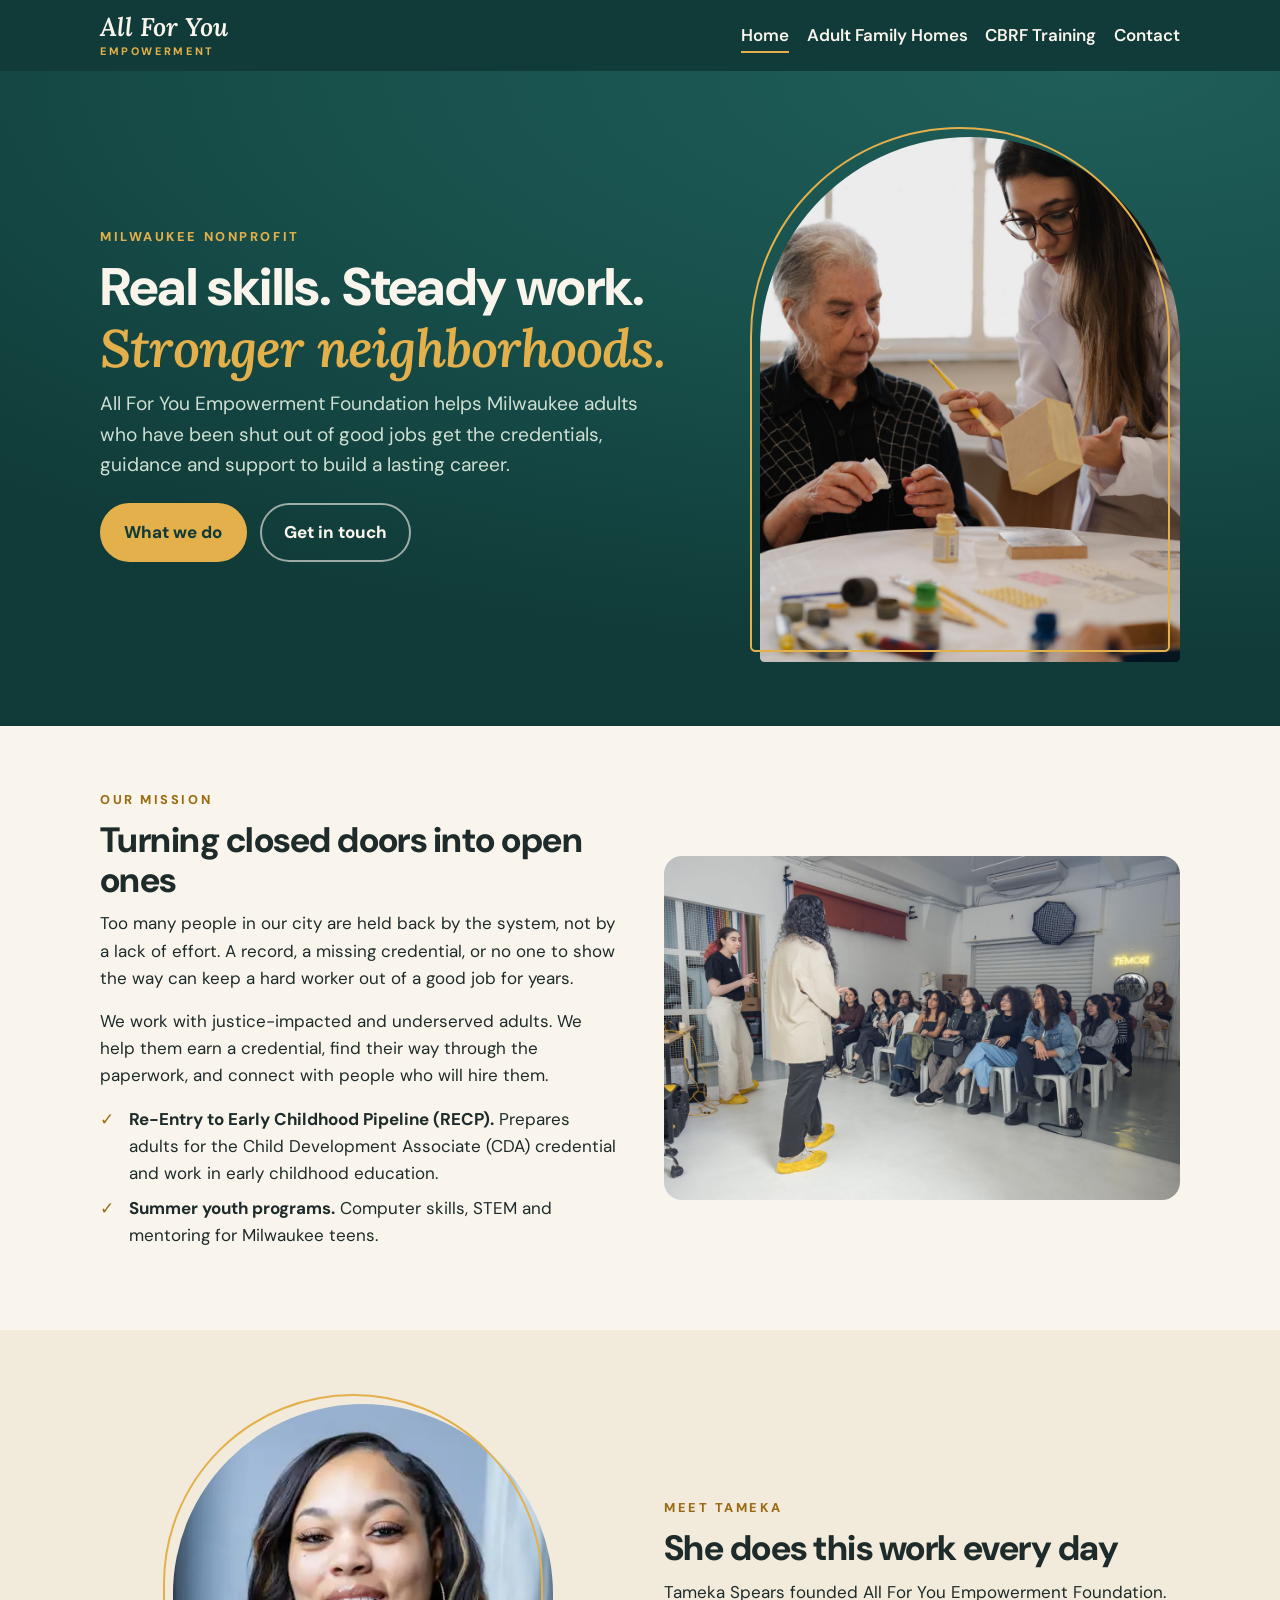
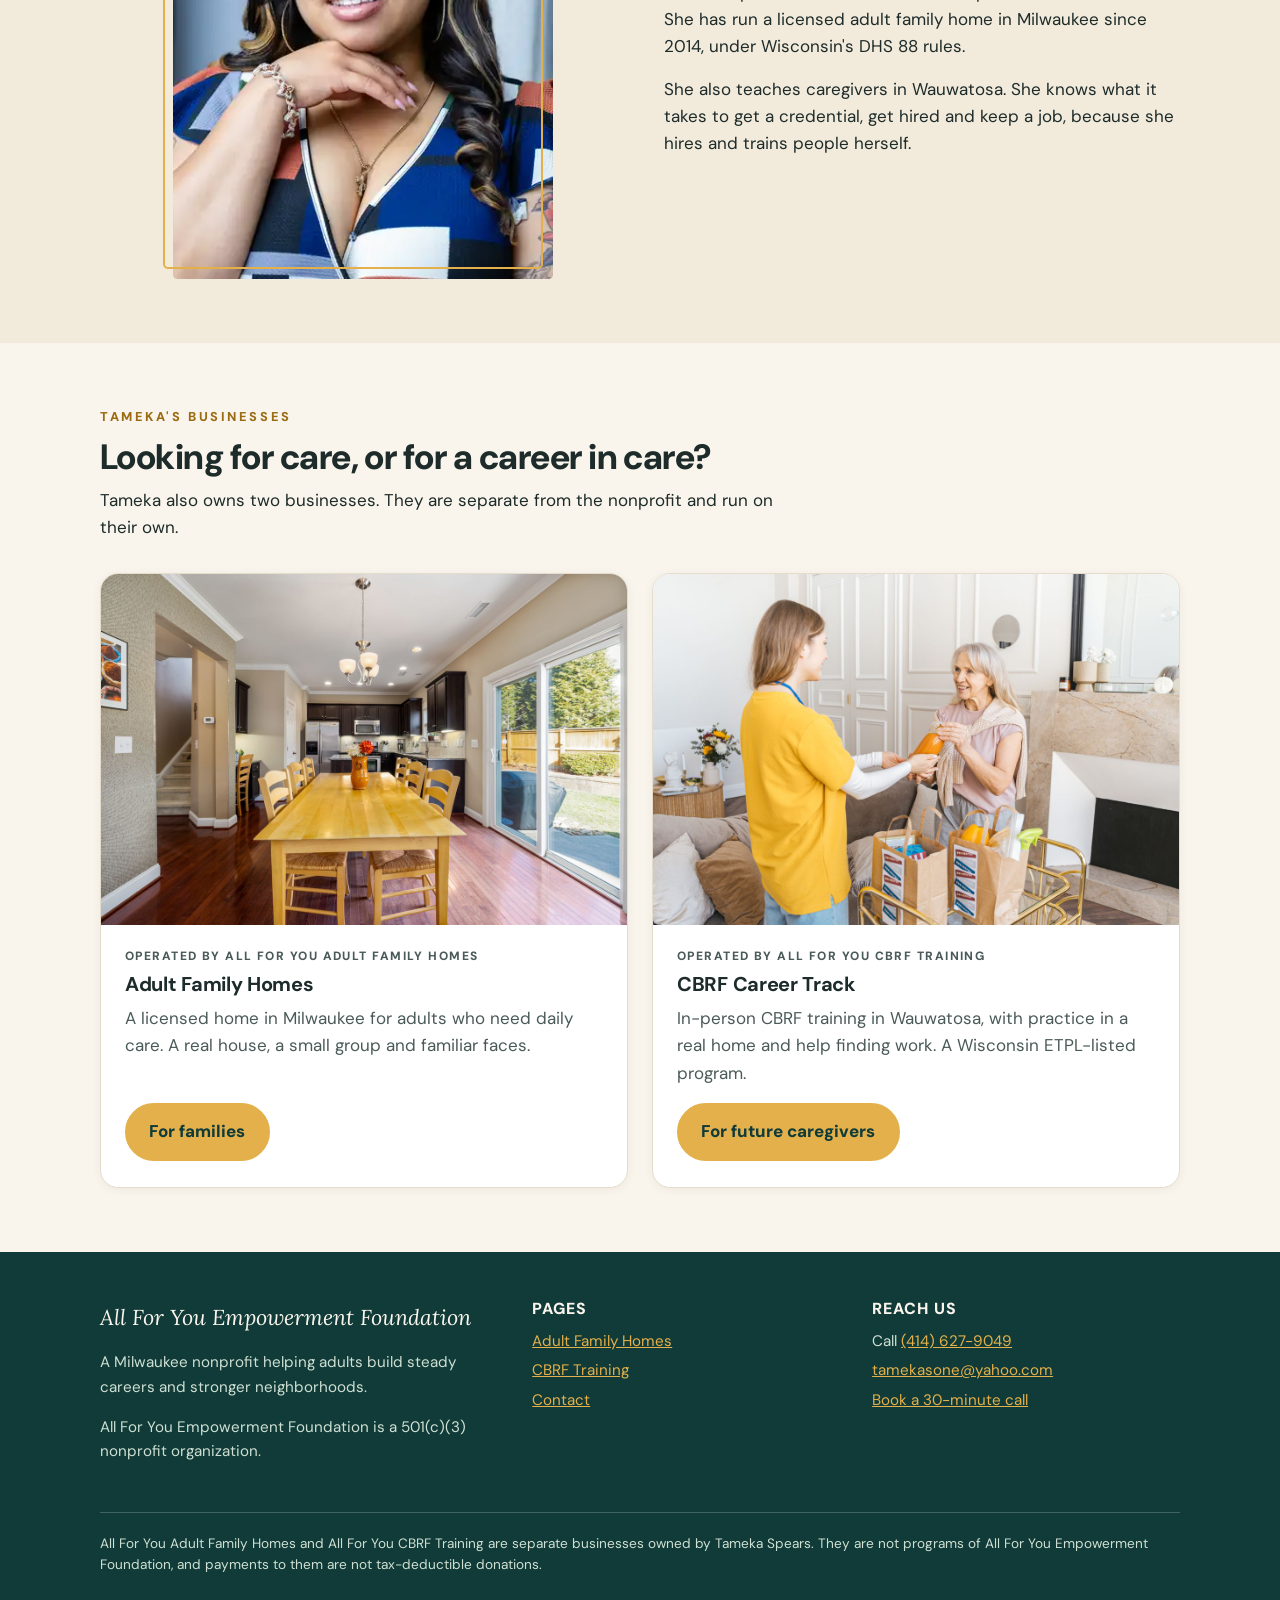
<file: index.html>
<!doctype html>
<html lang="en">
<head>
<meta charset="utf-8">
<meta name="viewport" content="width=device-width, initial-scale=1">
<title>All For You Empowerment | Milwaukee nonprofit</title>
<meta name="description" content="All For You Empowerment Foundation helps Milwaukee adults build steady careers. Founded by Tameka Spears.">
<link rel="canonical" href="https://allforyouempowerment.org/">
<link rel="preconnect" href="https://fonts.googleapis.com">
<link rel="preconnect" href="https://fonts.gstatic.com" crossorigin>
<link rel="stylesheet" href="https://fonts.googleapis.com/css2?family=DM+Sans:opsz,wght@9..40,400..800&family=Lora:ital,wght@1,600&display=swap">
<link rel="stylesheet" href="/assets/style.css">
</head>
<body>
<a class="skip" href="#main">Skip to main content</a>
<header class="site-head">
<div class="wrap">
<a class="brand" href="/"><b>All For You</b><small>Empowerment</small></a>
<nav class="nav" aria-label="Main"><ul><li><a href="/" aria-current="page">Home</a></li><li><a href="/homes">Adult Family Homes</a></li><li><a href="/training">CBRF Training</a></li><li><a href="/contact">Contact</a></li></ul></nav>
</div>
</header>
<main id="main">
<section class="hero dark">
<div class="wrap">
<div>
<p class="eyebrow">Milwaukee nonprofit</p>
<h1>Real skills. Steady work. <span class="serif" style="color:var(--gold)">Stronger neighborhoods.</span></h1>
<p class="lead">All For You Empowerment Foundation helps Milwaukee adults who have been shut out of good jobs get the credentials, guidance and support to build a lasting career.</p>
<div class="btns"><a class="btn" href="#mission">What we do</a><a class="btn ghost" href="/contact">Get in touch</a></div>
</div>
<div class="arch"><img src="/assets/img/home-hero.jpg" alt="A caregiver helps an older woman with a craft project at a kitchen table." width="960" height="1200"></div>
</div>
</section>

<section class="sec" id="mission">
<div class="wrap two">
<div>
<p class="eyebrow">Our mission</p>
<h2>Turning closed doors into open ones</h2>
<p>Too many people in our city are held back by the system, not by a lack of effort. A record, a missing credential, or no one to show the way can keep a hard worker out of a good job for years.</p>
<p>We work with justice-impacted and underserved adults. We help them earn a credential, find their way through the paperwork, and connect with people who will hire them.</p>
<ul class="ticks">
<li><b>Re-Entry to Early Childhood Pipeline (RECP).</b> Prepares adults for the Child Development Associate (CDA) credential and work in early childhood education.</li>
<li><b>Summer youth programs.</b> Computer skills, STEM and mentoring for Milwaukee teens.</li>
</ul>
</div>
<img class="photo" src="/assets/img/mission.jpg" alt="A group of adults listening during a community workshop." width="1200" height="800" loading="lazy">
</div>
</section>

<section class="sec alt">
<div class="wrap two">
<div class="arch founder"><img src="/assets/img/tameka/tameka-founder.webp" alt="Tameka Spears, founder of All For You Empowerment Foundation, smiling." width="400" height="500" loading="lazy"></div>
<div>
<p class="eyebrow">Meet Tameka</p>
<h2>She does this work every day</h2>
<p>Tameka Spears founded All For You Empowerment Foundation. She has run a licensed adult family home in Milwaukee since 2014, under Wisconsin's DHS 88 rules.</p>
<p>She also teaches caregivers in Wauwatosa. She knows what it takes to get a credential, get hired and keep a job, because she hires and trains people herself.</p>
</div>
</div>
</section>

<section class="sec">
<div class="wrap">
<p class="eyebrow">Tameka's businesses</p>
<h2>Looking for care, or for a career in care?</h2>
<p style="max-width:44rem">Tameka also owns two businesses. They are separate from the nonprofit and run on their own.</p>
<div class="cards">
<article class="card">
<img src="/assets/img/afh-dining.jpg" alt="A bright dining room with a wooden table in a family home." width="1200" height="800" loading="lazy">
<div class="in">
<p class="tag">Operated by All For You Adult Family Homes</p>
<h3>Adult Family Homes</h3>
<p>A licensed home in Milwaukee for adults who need daily care. A real house, a small group and familiar faces.</p>
<a class="btn" href="/homes">For families</a>
</div>
</article>
<article class="card">
<img src="/assets/img/placement.jpg" alt="A caregiver hands a drink to an older woman in a living room." width="1200" height="800" loading="lazy">
<div class="in">
<p class="tag">Operated by All For You CBRF Training</p>
<h3>CBRF Career Track</h3>
<p>In-person CBRF training in Wauwatosa, with practice in a real home and help finding work. A Wisconsin ETPL-listed program.</p>
<a class="btn" href="/training">For future caregivers</a>
</div>
</article>
</div>
</div>
</section>
</main>
<footer class="site-foot">
<div class="wrap">
<div class="foot-grid">
<div>
<p class="foot-name">All For You Empowerment Foundation</p>
<p>A Milwaukee nonprofit helping adults build steady careers and stronger neighborhoods.</p>
<p>All For You Empowerment Foundation is a 501(c)(3) nonprofit organization.</p>
</div>
<div>
<h2>Pages</h2>
<ul><li><a href="/homes">Adult Family Homes</a></li><li><a href="/training">CBRF Training</a></li><li><a href="/contact">Contact</a></li></ul>
</div>
<div>
<h2>Reach us</h2>
<ul><li>Call <a href="tel:+14146279049">(414) 627-9049</a></li><li><a href="mailto:tamekasone@yahoo.com">tamekasone@yahoo.com</a></li><li><a href="https://calendly.com/tameka-allforyouempowerment/30min">Book a 30-minute call</a></li></ul>
</div>
</div>
<p class="disclaimer">All For You Adult Family Homes and All For You CBRF Training are separate businesses owned by Tameka Spears. They are not programs of All For You Empowerment Foundation, and payments to them are not tax-deductible donations.</p>
</div>
</footer>
</body>
</html>
</file>
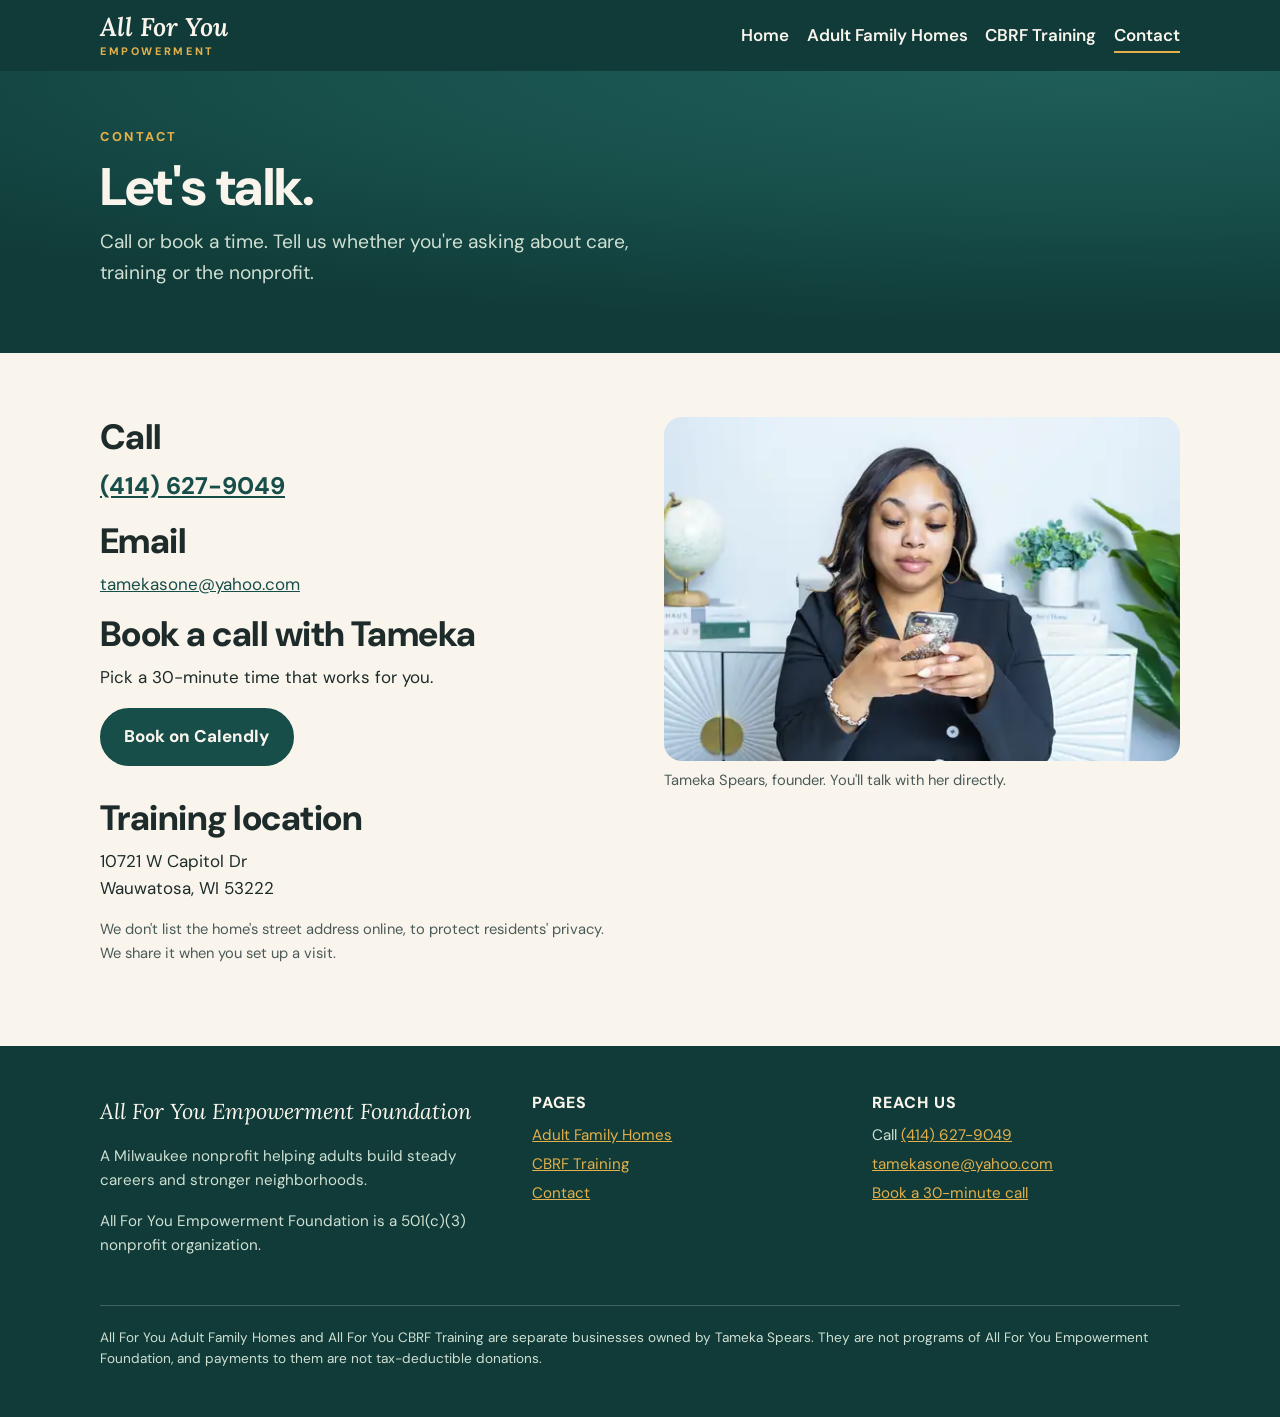
<file: contact.html>
<!doctype html>
<html lang="en">
<head>
<meta charset="utf-8">
<meta name="viewport" content="width=device-width, initial-scale=1">
<title>Contact | All For You Empowerment</title>
<meta name="description" content="Call (414) 627-9049, book a call with Tameka, or email.">
<link rel="canonical" href="https://allforyouempowerment.org/contact">
<link rel="preconnect" href="https://fonts.googleapis.com">
<link rel="preconnect" href="https://fonts.gstatic.com" crossorigin>
<link rel="stylesheet" href="https://fonts.googleapis.com/css2?family=DM+Sans:opsz,wght@9..40,400..800&family=Lora:ital,wght@1,600&display=swap">
<link rel="stylesheet" href="/assets/style.css">
</head>
<body>
<a class="skip" href="#main">Skip to main content</a>
<header class="site-head">
<div class="wrap">
<a class="brand" href="/"><b>All For You</b><small>Empowerment</small></a>
<nav class="nav" aria-label="Main"><ul><li><a href="/">Home</a></li><li><a href="/homes">Adult Family Homes</a></li><li><a href="/training">CBRF Training</a></li><li><a href="/contact" aria-current="page">Contact</a></li></ul></nav>
</div>
</header>
<main id="main">
<section class="hero dark" style="padding-bottom:3rem">
<div class="wrap" style="grid-template-columns:1fr">
<div>
<p class="eyebrow">Contact</p>
<h1>Let's talk.</h1>
<p class="lead">Call or book a time. Tell us whether you're asking about care, training or the nonprofit.</p>
</div>
</div>
</section>
<section class="sec">
<div class="wrap two" style="align-items:start">
<div>
<h2>Call</h2>
<p style="font-size:1.5rem;font-weight:800"><a href="tel:+14146279049">(414) 627-9049</a></p>
<h2>Email</h2>
<p><a href="mailto:tamekasone@yahoo.com">tamekasone@yahoo.com</a></p>
<h2>Book a call with Tameka</h2>
<p>Pick a 30-minute time that works for you.</p>
<p><a class="btn teal" href="https://calendly.com/tameka-allforyouempowerment/30min">Book on Calendly</a></p>
<h2 style="margin-top:2rem">Training location</h2>
<p>10721 W Capitol Dr<br>Wauwatosa, WI 53222</p>
<p class="form-note">We don't list the home's street address online, to protect residents' privacy. We share it when you set up a visit.</p>
</div>
<div>
<figure class="host"><img class="photo tcrop" src="/assets/img/tameka/tameka-contact.webp" alt="Tameka Spears at her desk with her phone." width="540" height="360" loading="lazy"><figcaption>Tameka Spears, founder. You'll talk with her directly.</figcaption></figure>
</div>
</div>
</section>
</main>
<footer class="site-foot">
<div class="wrap">
<div class="foot-grid">
<div>
<p class="foot-name">All For You Empowerment Foundation</p>
<p>A Milwaukee nonprofit helping adults build steady careers and stronger neighborhoods.</p>
<p>All For You Empowerment Foundation is a 501(c)(3) nonprofit organization.</p>
</div>
<div>
<h2>Pages</h2>
<ul><li><a href="/homes">Adult Family Homes</a></li><li><a href="/training">CBRF Training</a></li><li><a href="/contact">Contact</a></li></ul>
</div>
<div>
<h2>Reach us</h2>
<ul><li>Call <a href="tel:+14146279049">(414) 627-9049</a></li><li><a href="mailto:tamekasone@yahoo.com">tamekasone@yahoo.com</a></li><li><a href="https://calendly.com/tameka-allforyouempowerment/30min">Book a 30-minute call</a></li></ul>
</div>
</div>
<p class="disclaimer">All For You Adult Family Homes and All For You CBRF Training are separate businesses owned by Tameka Spears. They are not programs of All For You Empowerment Foundation, and payments to them are not tax-deductible donations.</p>
</div>
</footer>
</body>
</html>
</file>
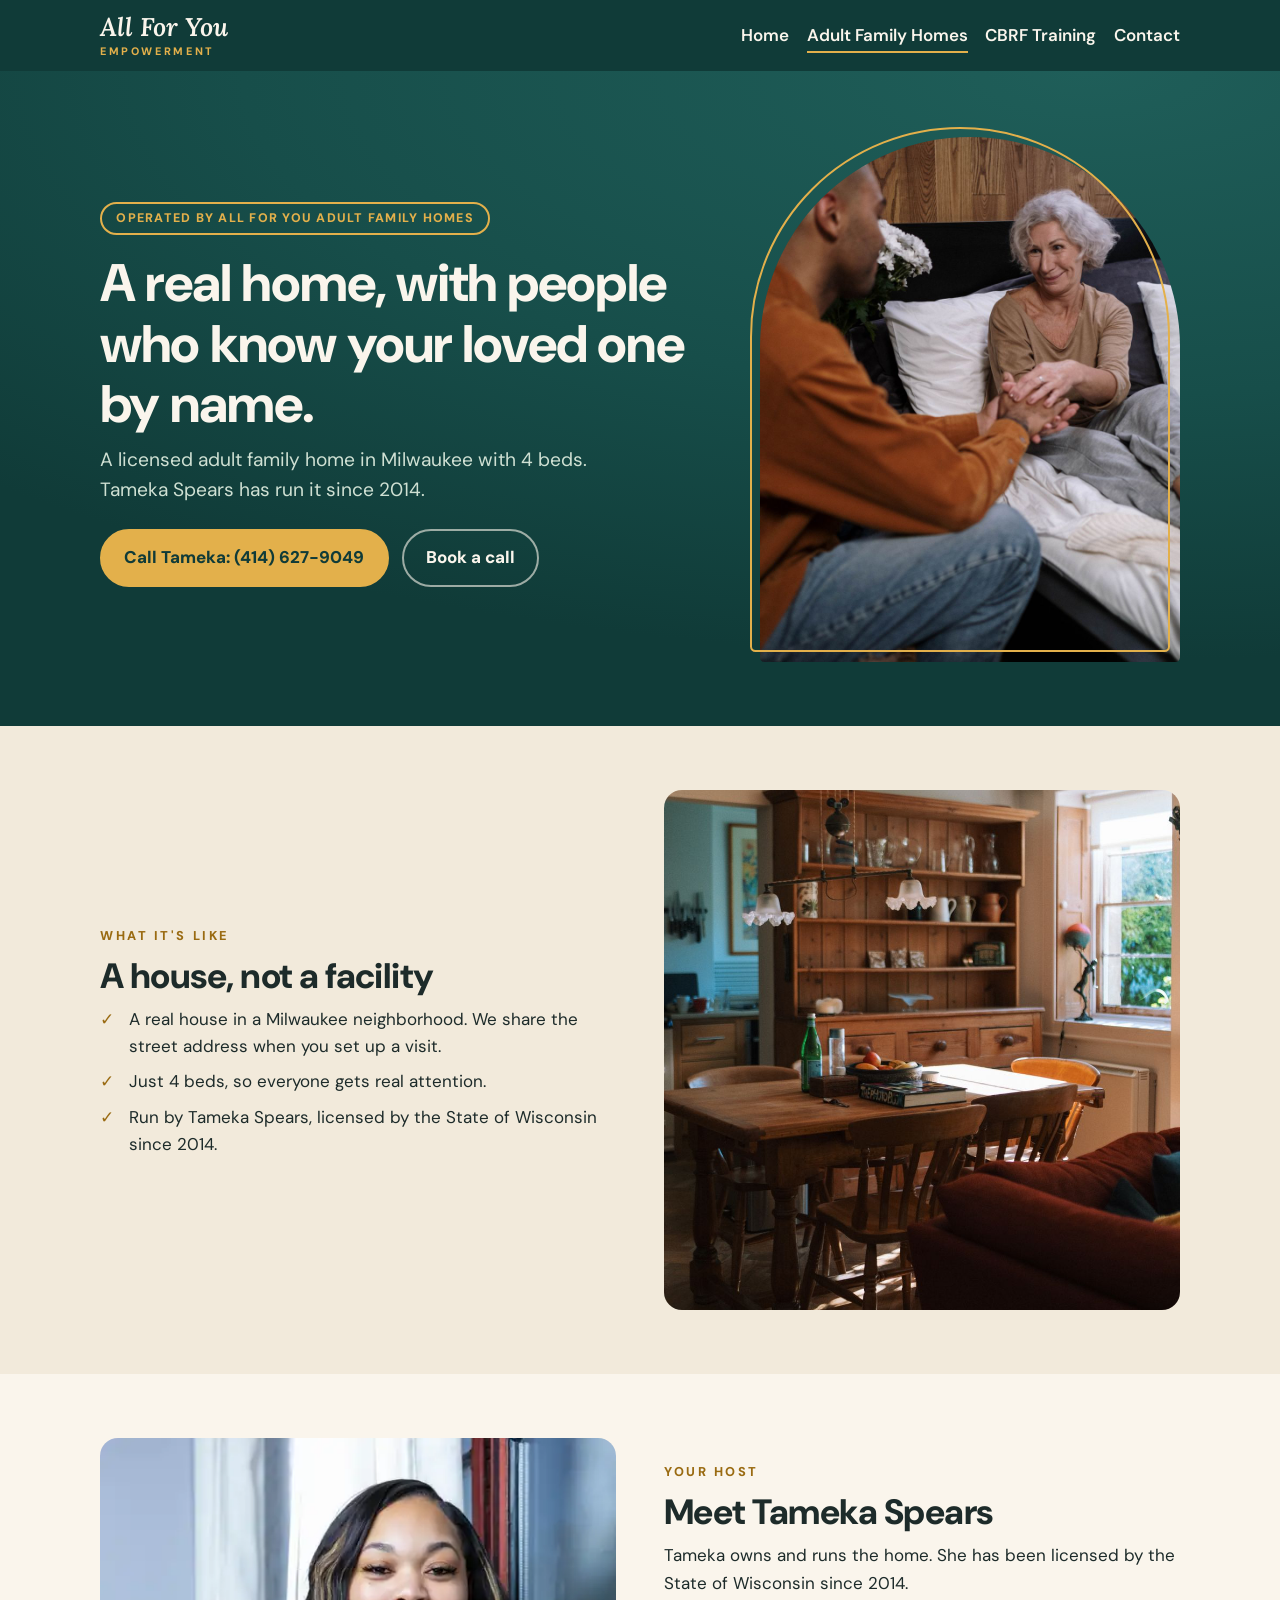
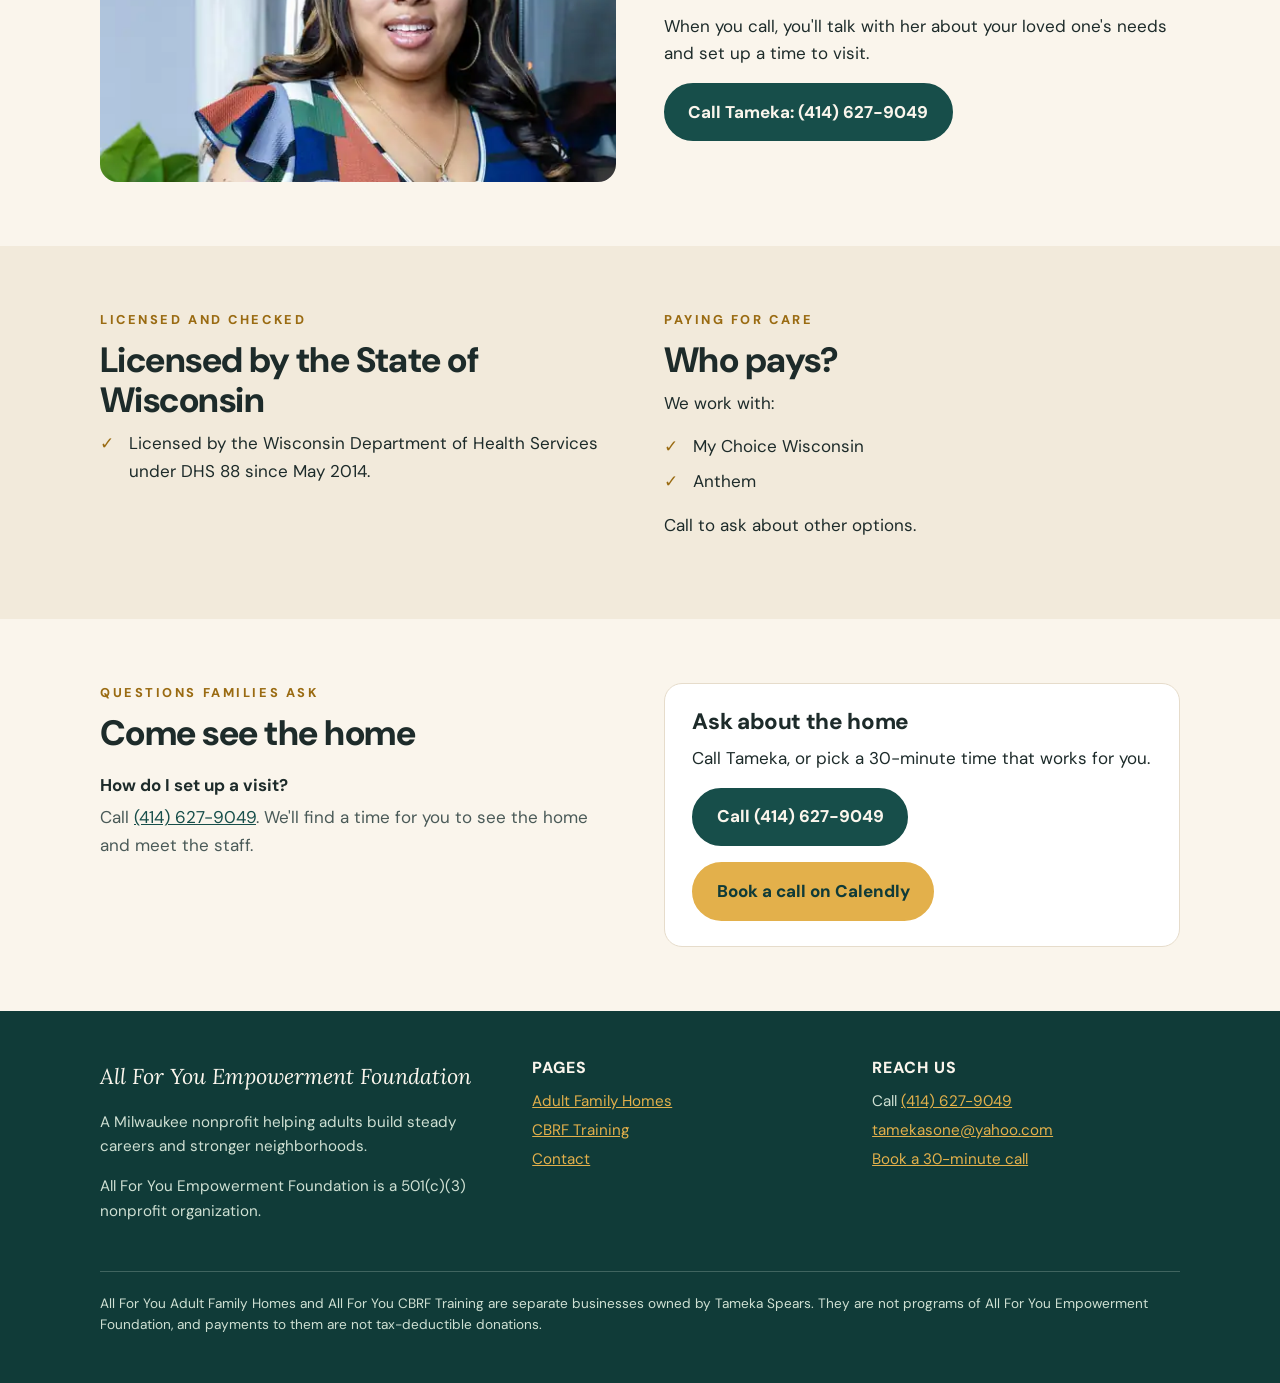
<file: homes.html>
<!doctype html>
<html lang="en">
<head>
<meta charset="utf-8">
<meta name="viewport" content="width=device-width, initial-scale=1">
<title>Adult Family Homes | All For You</title>
<meta name="description" content="A licensed adult family home in Milwaukee with 4 beds. Operated by All For You Adult Family Homes.">
<link rel="canonical" href="https://allforyouempowerment.org/homes">
<link rel="preconnect" href="https://fonts.googleapis.com">
<link rel="preconnect" href="https://fonts.gstatic.com" crossorigin>
<link rel="stylesheet" href="https://fonts.googleapis.com/css2?family=DM+Sans:opsz,wght@9..40,400..800&family=Lora:ital,wght@1,600&display=swap">
<link rel="stylesheet" href="/assets/style.css">
</head>
<body>
<a class="skip" href="#main">Skip to main content</a>
<header class="site-head">
<div class="wrap">
<a class="brand" href="/"><b>All For You</b><small>Empowerment</small></a>
<nav class="nav" aria-label="Main"><ul><li><a href="/">Home</a></li><li><a href="/homes" aria-current="page">Adult Family Homes</a></li><li><a href="/training">CBRF Training</a></li><li><a href="/contact">Contact</a></li></ul></nav>
</div>
</header>
<main id="main">
<section class="hero dark">
<div class="wrap">
<div>
<span class="op">Operated by All For You Adult Family Homes</span>
<h1>A real home, with people who know your loved one by name.</h1>
<p class="lead">A licensed adult family home in Milwaukee with 4 beds. Tameka Spears has run it since 2014.</p>
<div class="btns"><a class="btn" href="tel:+14146279049">Call Tameka: (414) 627-9049</a><a class="btn ghost" href="https://calendly.com/tameka-allforyouempowerment/30min">Book a call</a></div>
</div>
<div class="arch"><img src="/assets/img/afh-hero.jpg" alt="A young man holds an older woman's hands as they talk in a bedroom." width="960" height="1200"></div>
</div>
</section>

<section class="sec alt">
<div class="wrap two">
<div>
<p class="eyebrow">What it's like</p>
<h2>A house, not a facility</h2>
<ul class="ticks">
<li>A real house in a Milwaukee neighborhood. We share the street address when you set up a visit.</li>
<li>Just 4 beds, so everyone gets real attention.</li>
<li>Run by Tameka Spears, licensed by the State of Wisconsin since 2014.</li>
</ul>
</div>
<img class="photo tall" src="/assets/img/afh-kitchen.jpg" alt="A sunny, lived-in dining room and kitchen with a wooden table." width="960" height="1200" loading="lazy">
</div>
</section>

<section class="sec">
<div class="wrap two">
<img class="photo tcrop" src="/assets/img/tameka/tameka-host.webp" alt="Tameka Spears, owner of the home, smiling." width="540" height="360" loading="lazy">
<div>
<p class="eyebrow">Your host</p>
<h2>Meet Tameka Spears</h2>
<p>Tameka owns and runs the home. She has been licensed by the State of Wisconsin since 2014.</p>
<p>When you call, you'll talk with her about your loved one's needs and set up a time to visit.</p>
<p><a class="btn teal" href="tel:+14146279049">Call Tameka: (414) 627-9049</a></p>
</div>
</div>
</section>

<section class="sec alt">
<div class="wrap two" style="align-items:start">
<div>
<p class="eyebrow">Licensed and checked</p>
<h2>Licensed by the State of Wisconsin</h2>
<ul class="ticks">
<li>Licensed by the Wisconsin Department of Health Services under DHS 88 since May 2014.</li>
</ul>
</div>
<div>
<p class="eyebrow">Paying for care</p>
<h2>Who pays?</h2>
<p>We work with:</p>
<ul class="ticks">
<li>My Choice Wisconsin</li>
<li>Anthem</li>
</ul>
<p>Call to ask about other options.</p>
</div>
</div>
</section>

<section class="sec">
<div class="wrap two" style="align-items:start">
<div>
<p class="eyebrow">Questions families ask</p>
<h2>Come see the home</h2>
<dl class="faq">
<dt>How do I set up a visit?</dt><dd>Call <a href="tel:+14146279049">(414) 627-9049</a>. We'll find a time for you to see the home and meet the staff.</dd>
</dl>
</div>
<div class="box">
<h2 style="font-size:1.4rem">Ask about the home</h2>
<p>Call Tameka, or pick a 30-minute time that works for you.</p>
<p><a class="btn teal" href="tel:+14146279049">Call (414) 627-9049</a></p>
<p style="margin:0"><a class="btn" href="https://calendly.com/tameka-allforyouempowerment/30min">Book a call on Calendly</a></p>
</div>
</div>
</section>
</main>
<footer class="site-foot">
<div class="wrap">
<div class="foot-grid">
<div>
<p class="foot-name">All For You Empowerment Foundation</p>
<p>A Milwaukee nonprofit helping adults build steady careers and stronger neighborhoods.</p>
<p>All For You Empowerment Foundation is a 501(c)(3) nonprofit organization.</p>
</div>
<div>
<h2>Pages</h2>
<ul><li><a href="/homes">Adult Family Homes</a></li><li><a href="/training">CBRF Training</a></li><li><a href="/contact">Contact</a></li></ul>
</div>
<div>
<h2>Reach us</h2>
<ul><li>Call <a href="tel:+14146279049">(414) 627-9049</a></li><li><a href="mailto:tamekasone@yahoo.com">tamekasone@yahoo.com</a></li><li><a href="https://calendly.com/tameka-allforyouempowerment/30min">Book a 30-minute call</a></li></ul>
</div>
</div>
<p class="disclaimer">All For You Adult Family Homes and All For You CBRF Training are separate businesses owned by Tameka Spears. They are not programs of All For You Empowerment Foundation, and payments to them are not tax-deductible donations.</p>
</div>
</footer>
</body>
</html>
</file>
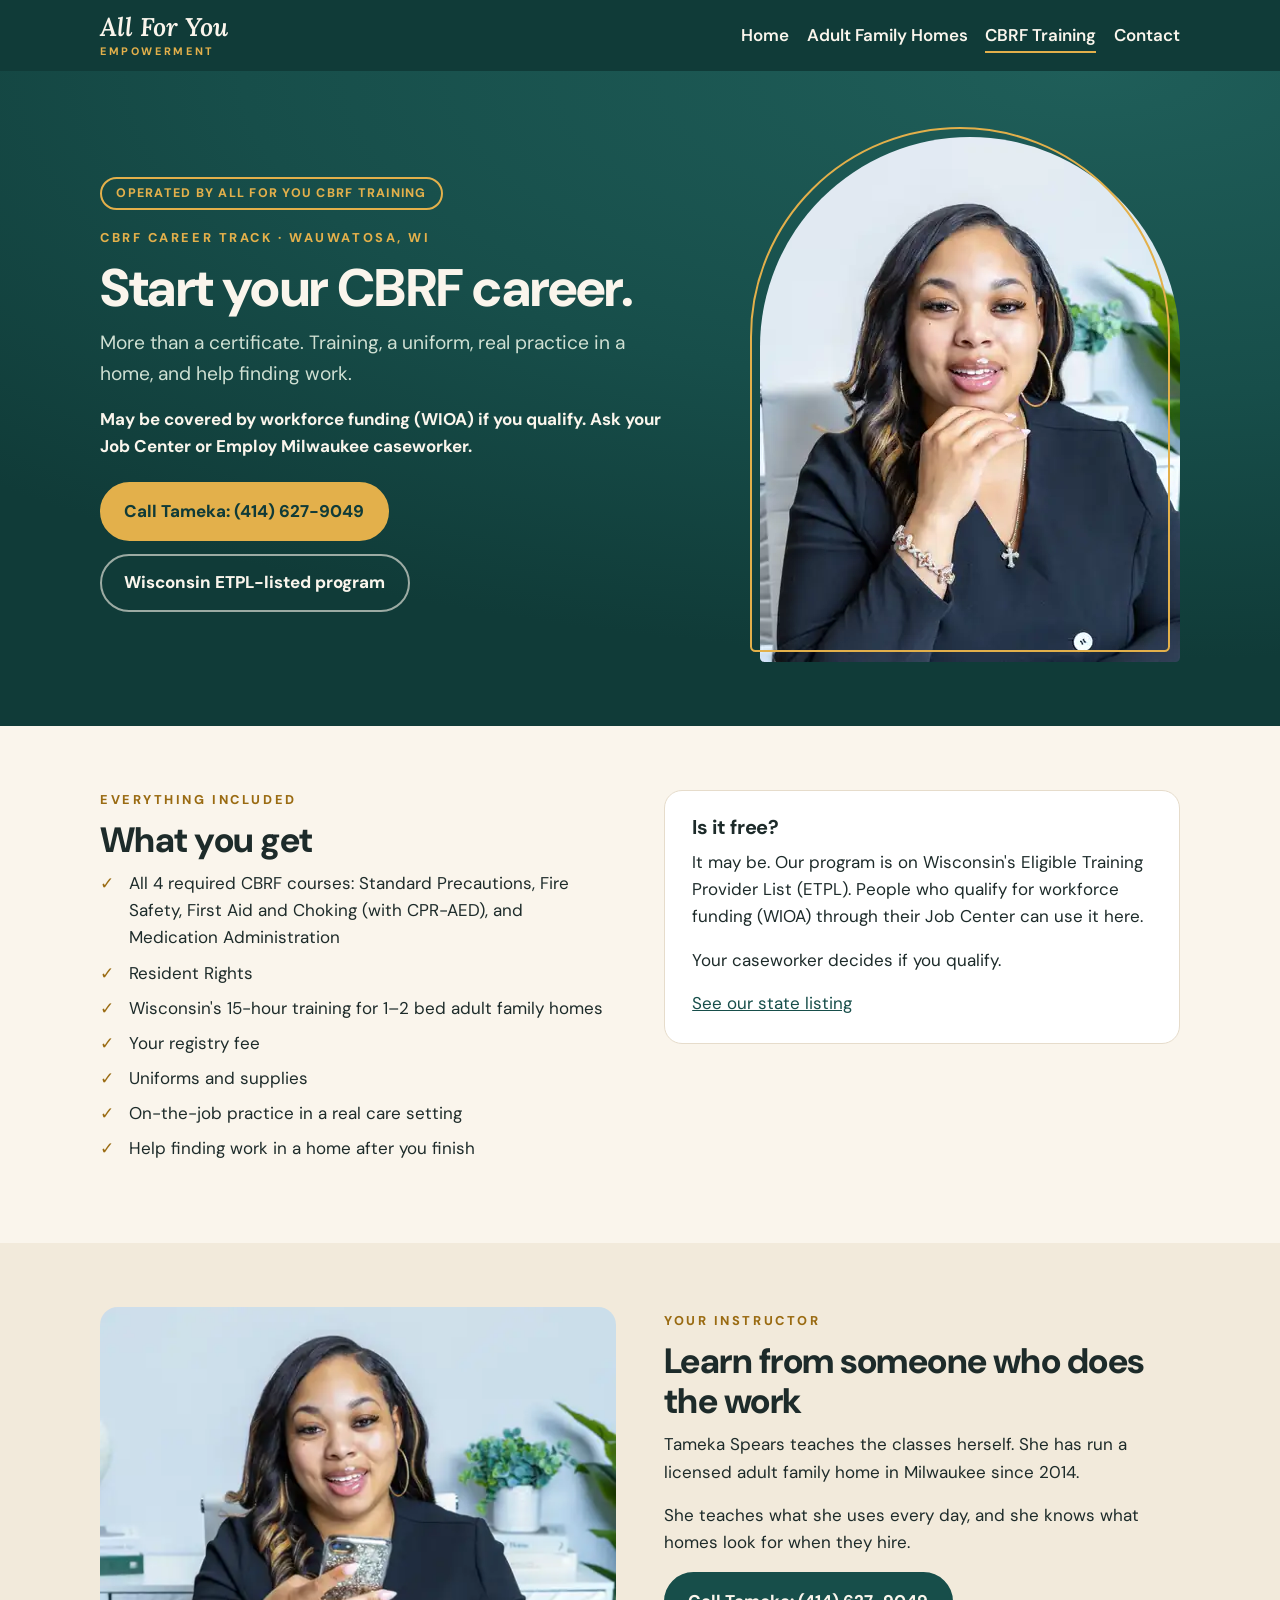
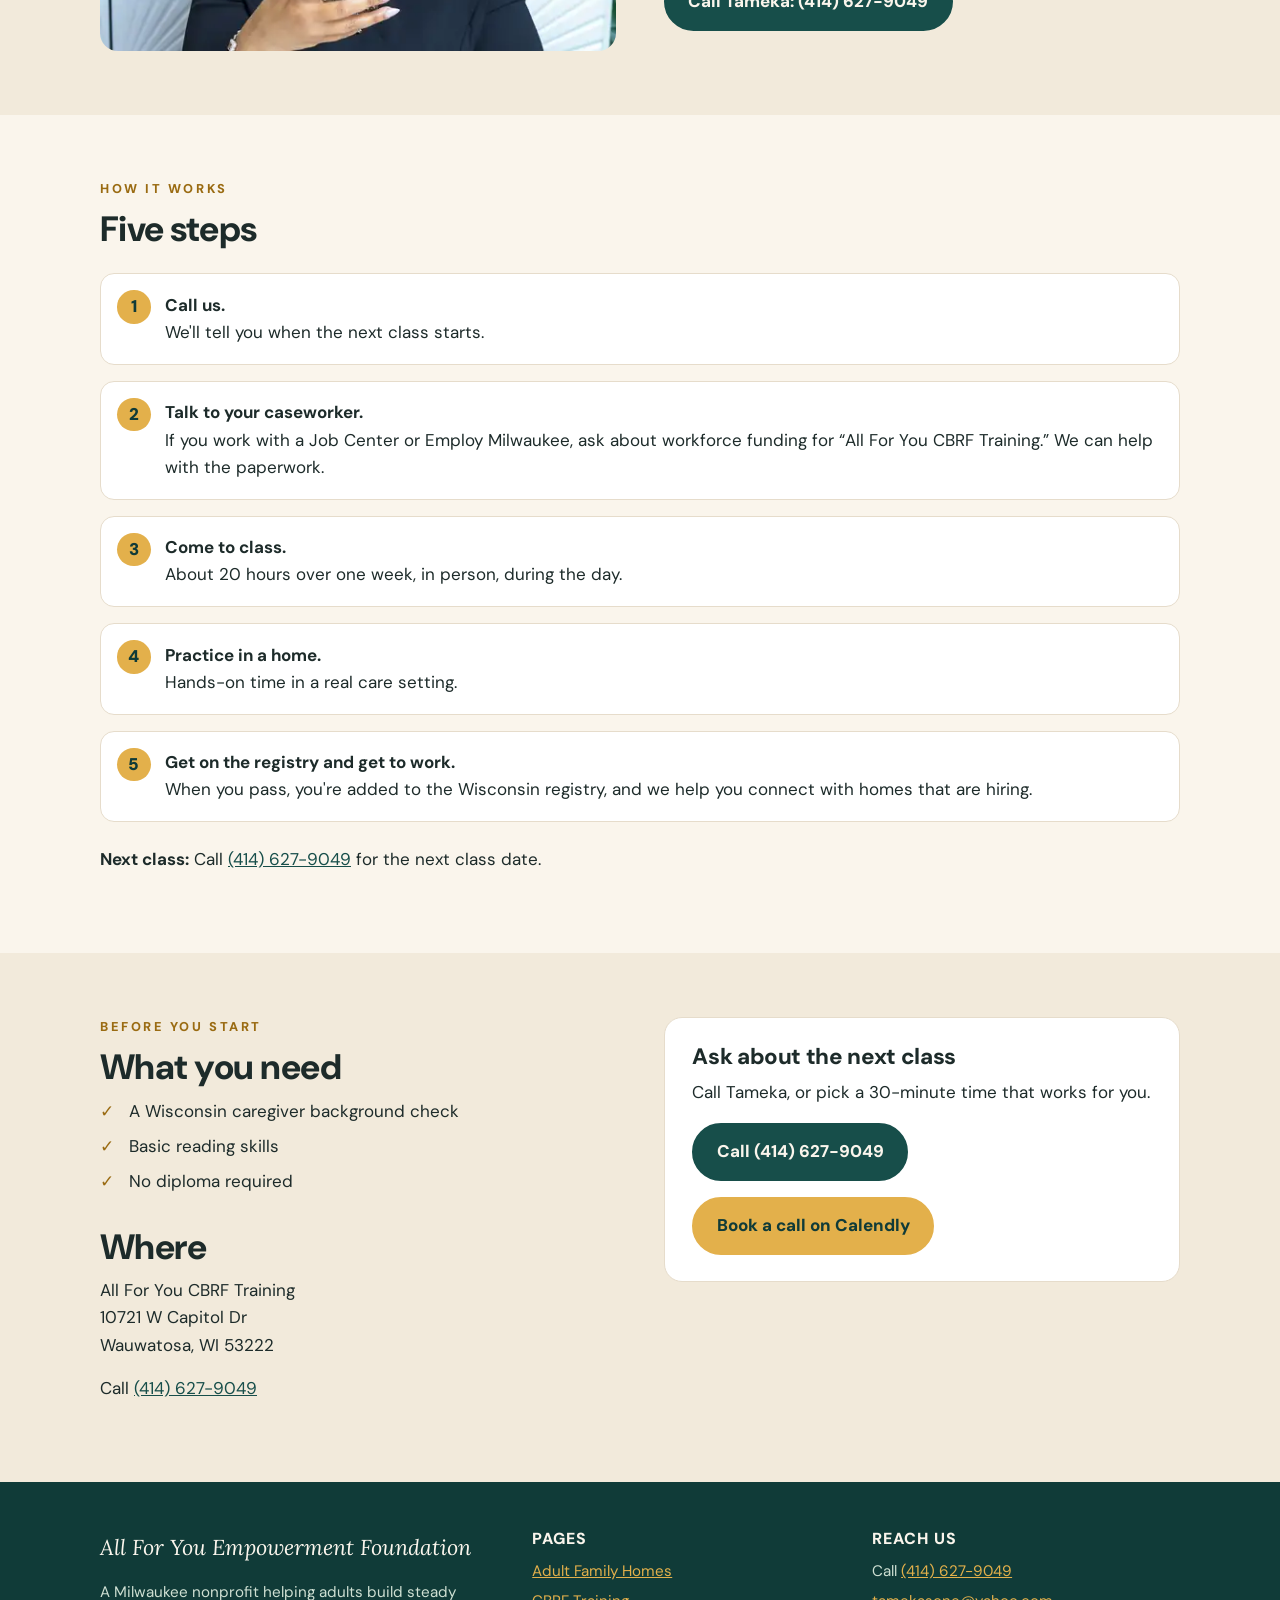
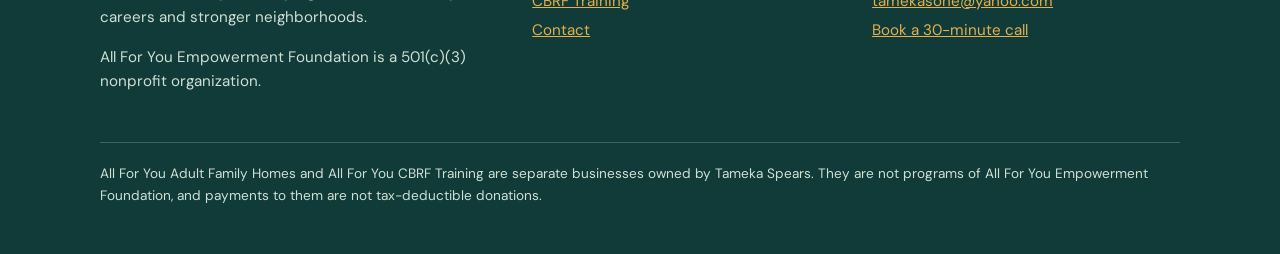
<file: training.html>
<!doctype html>
<html lang="en">
<head>
<meta charset="utf-8">
<meta name="viewport" content="width=device-width, initial-scale=1">
<title>CBRF Career Track | All For You CBRF Training</title>
<meta name="description" content="In-person CBRF training in Wauwatosa. Wisconsin ETPL-listed. May be covered by WIOA if you qualify.">
<link rel="canonical" href="https://allforyouempowerment.org/training">
<link rel="preconnect" href="https://fonts.googleapis.com">
<link rel="preconnect" href="https://fonts.gstatic.com" crossorigin>
<link rel="stylesheet" href="https://fonts.googleapis.com/css2?family=DM+Sans:opsz,wght@9..40,400..800&family=Lora:ital,wght@1,600&display=swap">
<link rel="stylesheet" href="/assets/style.css">
</head>
<body>
<a class="skip" href="#main">Skip to main content</a>
<header class="site-head">
<div class="wrap">
<a class="brand" href="/"><b>All For You</b><small>Empowerment</small></a>
<nav class="nav" aria-label="Main"><ul><li><a href="/">Home</a></li><li><a href="/homes">Adult Family Homes</a></li><li><a href="/training" aria-current="page">CBRF Training</a></li><li><a href="/contact">Contact</a></li></ul></nav>
</div>
</header>
<main id="main">
<section class="hero dark">
<div class="wrap">
<div>
<span class="op">Operated by All For You CBRF Training</span>
<p class="eyebrow">CBRF Career Track · Wauwatosa, WI</p>
<h1>Start your CBRF career.</h1>
<p class="lead">More than a certificate. Training, a uniform, real practice in a home, and help finding work.</p>
<p style="color:var(--cream);font-weight:700">May be covered by workforce funding (WIOA) if you qualify. Ask your Job Center or Employ Milwaukee caseworker.</p>
<div class="btns"><a class="btn" href="tel:+14146279049">Call Tameka: (414) 627-9049</a><a class="btn ghost" href="https://dwd.wisconsin.gov/ETPL/Home/Details/624">Wisconsin ETPL-listed program</a></div>
</div>
<div class="arch"><img src="/assets/img/tameka/tameka-instructor-hero.webp" alt="Tameka Spears, CBRF instructor and owner of All For You CBRF Training." width="420" height="525"></div>
</div>
</section>

<section class="sec">
<div class="wrap two" style="align-items:start">
<div>
<p class="eyebrow">Everything included</p>
<h2>What you get</h2>
<ul class="ticks">
<li>All 4 required CBRF courses: Standard Precautions, Fire Safety, First Aid and Choking (with CPR-AED), and Medication Administration</li>
<li>Resident Rights</li>
<li>Wisconsin's 15-hour training for 1–2 bed adult family homes</li>
<li>Your registry fee</li>
<li>Uniforms and supplies</li>
<li>On-the-job practice in a real care setting</li>
<li>Help finding work in a home after you finish</li>
</ul>
</div>
<div class="box">
<h3>Is it free?</h3>
<p>It may be. Our program is on Wisconsin's Eligible Training Provider List (ETPL). People who qualify for workforce funding (WIOA) through their Job Center can use it here.</p>
<p>Your caseworker decides if you qualify.</p>
<p style="margin:0"><a href="https://dwd.wisconsin.gov/ETPL/Home/Details/624">See our state listing</a></p>
</div>
</div>
</section>

<section class="sec alt">
<div class="wrap two">
<img class="photo tcrop" src="/assets/img/tameka/tameka-instructor-desk.webp" alt="Tameka Spears, CBRF instructor, at her desk." width="540" height="360" loading="lazy">
<div>
<p class="eyebrow">Your instructor</p>
<h2>Learn from someone who does the work</h2>
<p>Tameka Spears teaches the classes herself. She has run a licensed adult family home in Milwaukee since 2014.</p>
<p>She teaches what she uses every day, and she knows what homes look for when they hire.</p>
<p><a class="btn teal" href="tel:+14146279049">Call Tameka: (414) 627-9049</a></p>
</div>
</div>
</section>

<section class="sec">
<div class="wrap">
<p class="eyebrow">How it works</p>
<h2>Five steps</h2>
<ol class="steps">
<li><b>Call us.</b> We'll tell you when the next class starts.</li>
<li><b>Talk to your caseworker.</b> If you work with a Job Center or Employ Milwaukee, ask about workforce funding for “All For You CBRF Training.” We can help with the paperwork.</li>
<li><b>Come to class.</b> About 20 hours over one week, in person, during the day.</li>
<li><b>Practice in a home.</b> Hands-on time in a real care setting.</li>
<li><b>Get on the registry and get to work.</b> When you pass, you're added to the Wisconsin registry, and we help you connect with homes that are hiring.</li>
</ol>
<p style="margin-top:1.5rem"><b>Next class:</b> Call <a href="tel:+14146279049">(414) 627-9049</a> for the next class date.</p>
</div>
</section>

<section class="sec alt">
<div class="wrap two" style="align-items:start">
<div>
<p class="eyebrow">Before you start</p>
<h2>What you need</h2>
<ul class="ticks">
<li>A Wisconsin caregiver background check</li>
<li>Basic reading skills</li>
<li>No diploma required</li>
</ul>
<h2 style="margin-top:2rem">Where</h2>
<p>All For You CBRF Training<br>10721 W Capitol Dr<br>Wauwatosa, WI 53222</p>
<p>Call <a href="tel:+14146279049">(414) 627-9049</a></p>
</div>
<div class="box">
<h2 style="font-size:1.4rem">Ask about the next class</h2>
<p>Call Tameka, or pick a 30-minute time that works for you.</p>
<p><a class="btn teal" href="tel:+14146279049">Call (414) 627-9049</a></p>
<p style="margin:0"><a class="btn" href="https://calendly.com/tameka-allforyouempowerment/30min">Book a call on Calendly</a></p>
</div>
</div>
</section>
</main>
<footer class="site-foot">
<div class="wrap">
<div class="foot-grid">
<div>
<p class="foot-name">All For You Empowerment Foundation</p>
<p>A Milwaukee nonprofit helping adults build steady careers and stronger neighborhoods.</p>
<p>All For You Empowerment Foundation is a 501(c)(3) nonprofit organization.</p>
</div>
<div>
<h2>Pages</h2>
<ul><li><a href="/homes">Adult Family Homes</a></li><li><a href="/training">CBRF Training</a></li><li><a href="/contact">Contact</a></li></ul>
</div>
<div>
<h2>Reach us</h2>
<ul><li>Call <a href="tel:+14146279049">(414) 627-9049</a></li><li><a href="mailto:tamekasone@yahoo.com">tamekasone@yahoo.com</a></li><li><a href="https://calendly.com/tameka-allforyouempowerment/30min">Book a 30-minute call</a></li></ul>
</div>
</div>
<p class="disclaimer">All For You Adult Family Homes and All For You CBRF Training are separate businesses owned by Tameka Spears. They are not programs of All For You Empowerment Foundation, and payments to them are not tax-deductible donations.</p>
</div>
</footer>
</body>
</html>
</file>
<file: assets/style.css>
:root{--teal:#174E4A;--teal2:#103B38;--teal3:#1F5E59;--gold:#E3B04B;--gold-d:#9A6B12;--cream:#FAF5EC;--sage:#CFE0D3;--ink:#1D2B2A;--muted:#4A5A58;--line:#E6DCCB;--r:18px}
*{box-sizing:border-box}
html{scroll-behavior:smooth}
body{margin:0;font-family:"DM Sans",system-ui,-apple-system,"Segoe UI",sans-serif;font-size:1.0625rem;line-height:1.6;color:var(--ink);background:var(--cream)}
img{max-width:100%;height:auto;display:block}
a{color:var(--teal)}
a:hover{color:var(--teal3)}
:focus-visible{outline:3px solid var(--gold);outline-offset:3px}
.skip{position:absolute;left:-999px;top:0;background:var(--gold);color:var(--teal2);padding:.6rem 1rem;z-index:10;font-weight:700}
.skip:focus{left:1rem;top:1rem}
.wrap{max-width:1120px;margin:0 auto;padding:0 1.25rem}
h1,h2,h3{line-height:1.15;margin:0 0 .6rem;letter-spacing:-.015em}
h1{font-size:clamp(2.1rem,5vw,3.3rem);font-weight:800}
h2{font-size:clamp(1.6rem,3.4vw,2.2rem);font-weight:800}
h3{font-size:1.25rem;font-weight:700}
p{margin:0 0 1rem}
.serif{font-family:Lora,Georgia,serif;font-style:italic;font-weight:600}
.eyebrow{font-size:.8rem;font-weight:800;letter-spacing:.2em;text-transform:uppercase;color:var(--gold-d);margin:0 0 .6rem}
.dark .eyebrow{color:var(--gold)}
.confirm{background:#FFF1B8;color:#5A3D00;border:1px dashed #C9962B;border-radius:4px;padding:0 .3em;font-size:.85em;font-weight:600;font-style:normal;white-space:normal}
/* header */
.site-head{background:var(--teal2);color:var(--cream)}
.site-head .wrap{display:flex;align-items:center;justify-content:space-between;gap:1rem;flex-wrap:wrap;padding-top:.9rem;padding-bottom:.9rem}
.brand{color:var(--cream);text-decoration:none;display:flex;flex-direction:column;line-height:1}
.brand b{font-family:Lora,Georgia,serif;font-style:italic;font-weight:600;font-size:1.6rem}
.brand small{color:var(--gold);font-weight:800;letter-spacing:.24em;font-size:.68rem;margin-top:.35rem;text-transform:uppercase}
.brand:hover{color:var(--cream)}
.nav ul{list-style:none;margin:0;padding:0;display:flex;flex-wrap:wrap;gap:.25rem 1.1rem}
.nav a{color:var(--cream);text-decoration:none;font-weight:600;padding:.35rem 0;border-bottom:2px solid transparent}
.nav a:hover,.nav a[aria-current=page]{border-bottom-color:var(--gold);color:var(--cream)}
/* sections */
.dark{background:radial-gradient(120% 90% at 85% 0%,var(--teal3) 0%,var(--teal) 55%,var(--teal2) 100%);color:var(--cream)}
.dark a{color:var(--gold)}
.hero{padding:3.5rem 0 4rem}
.hero .wrap{display:grid;grid-template-columns:1.15fr .85fr;gap:3rem;align-items:center}
.hero p.lead{font-size:1.2rem;color:var(--sage);max-width:34rem}
.arch{position:relative;margin:10px 0 0 10px;max-width:420px;width:100%;justify-self:end}
.arch img{width:100%;aspect-ratio:4/5;object-fit:cover;border-radius:999px 999px 22px 22px}
.arch::before{content:"";position:absolute;inset:-10px 10px 10px -10px;border:2px solid var(--gold);border-radius:999px 999px 26px 26px;pointer-events:none}
.arch.founder{justify-self:center;max-width:380px}
.host{margin:0 0 2rem}
.host figcaption{font-size:.92rem;color:var(--muted);margin-top:.5rem}
.op{display:inline-flex;align-items:center;gap:.5rem;border:2px solid var(--gold);color:var(--gold);border-radius:999px;padding:.3rem .9rem;font-weight:800;font-size:.78rem;letter-spacing:.1em;text-transform:uppercase;margin-bottom:1.1rem}
.op.light{color:var(--gold-d);border-color:var(--gold-d)}
.btns{display:flex;flex-wrap:wrap;gap:.8rem;margin-top:1.4rem}
.btn{display:inline-block;background:var(--gold);color:var(--teal2)!important;font-weight:800;text-decoration:none;padding:.85rem 1.4rem;border-radius:999px;border:2px solid var(--gold)}
.btn:hover{background:#EDC36E}
.btn.ghost{background:transparent;color:var(--cream)!important;border-color:rgba(250,245,236,.6)}
.btn.ghost:hover{border-color:var(--gold)}
.btn.teal{background:var(--teal);border-color:var(--teal);color:var(--cream)!important}
.sec{padding:4rem 0}
.sec.alt{background:#F2EADB}
.two{display:grid;grid-template-columns:1fr 1fr;gap:3rem;align-items:center}
.photo{border-radius:var(--r);width:100%;height:auto;aspect-ratio:3/2;object-fit:cover}
.photo.tcrop{object-position:50% 18%}
.photo.tall{aspect-ratio:4/5;max-height:520px}
.cards{display:grid;grid-template-columns:1fr 1fr;gap:1.5rem;margin-top:2rem}
.card{background:#fff;border:1px solid var(--line);border-radius:var(--r);overflow:hidden;display:flex;flex-direction:column;box-shadow:0 2px 10px rgba(16,59,56,.06)}
.card img{aspect-ratio:3/2;object-fit:cover;width:100%}
.card .in{padding:1.4rem 1.5rem 1.6rem;display:flex;flex-direction:column;flex:1}
.card .in p{color:var(--muted)}
.card .in .btn{margin-top:auto;align-self:flex-start}
.tag{font-size:.75rem;font-weight:800;letter-spacing:.12em;text-transform:uppercase;color:var(--gold-d);margin-bottom:.4rem}
.ticks{list-style:none;padding:0;margin:0 0 1rem}
.ticks li{position:relative;padding-left:1.8rem;margin:.5rem 0}
.ticks li::before{content:"✓";position:absolute;left:0;top:0;color:var(--gold-d);font-weight:900}
.dark .ticks li::before{color:var(--gold)}
.box{background:#fff;border:1px solid var(--line);border-radius:var(--r);padding:1.6rem 1.7rem}
.dark .box{background:rgba(250,245,236,.07);border:1.5px solid rgba(227,176,75,.55)}
.grid2{display:grid;grid-template-columns:1fr 1fr;gap:0 2rem}
.steps{list-style:none;counter-reset:s;padding:0;margin:1.5rem 0 0;display:grid;gap:1rem}
.steps li{counter-increment:s;position:relative;padding:1.1rem 1.2rem 1.1rem 4rem;background:#fff;border:1px solid var(--line);border-radius:14px}
.steps li::before{content:counter(s);position:absolute;left:1rem;top:1rem;width:2.1rem;height:2.1rem;border-radius:50%;background:var(--gold);color:var(--teal2);font-weight:900;display:flex;align-items:center;justify-content:center}
.steps b{display:block}
.faq dt{font-weight:700;margin-top:1.2rem}
.faq dd{margin:.3rem 0 0;color:var(--muted)}
.callout{border-left:5px solid var(--gold);background:#fff;padding:1.2rem 1.4rem;border-radius:0 14px 14px 0;margin:1.5rem 0}
.quote{font-family:Lora,Georgia,serif;font-style:italic;font-size:1.3rem;line-height:1.45}
/* forms */
form .row{display:grid;grid-template-columns:1fr 1fr;gap:1rem}
label{display:block;font-weight:700;margin:1rem 0 .35rem}
input,select,textarea{width:100%;font:inherit;padding:.75rem .9rem;border:1.5px solid #B9AE9A;border-radius:10px;background:#fff;color:var(--ink)}
textarea{min-height:130px;resize:vertical}
input:focus,select:focus,textarea:focus{border-color:var(--teal);outline:3px solid rgba(227,176,75,.6);outline-offset:0}
.hp{position:absolute;left:-5000px}
.form-note{font-size:.92rem;color:var(--muted);margin-top:.8rem}
.status{margin-top:1rem;font-weight:700;min-height:1.6em}
.status.ok{color:#1E6B3A}.status.err{color:#9B2C1F}
button.btn{cursor:pointer;font:inherit;font-weight:800;margin-top:1.2rem}
/* footer */
.site-foot{background:var(--teal2);color:var(--sage);padding:3rem 0 2rem;font-size:.95rem}
.site-foot a{color:var(--gold)}
.foot-grid{display:grid;grid-template-columns:1.3fr 1fr 1fr;gap:2rem}
.site-foot h2{font-size:1rem;color:var(--cream);letter-spacing:.06em;text-transform:uppercase;margin-bottom:.7rem}
.site-foot ul{list-style:none;padding:0;margin:0}
.site-foot li{margin:.3rem 0}
.disclaimer{border-top:1px solid rgba(207,224,211,.25);margin-top:2rem;padding-top:1.3rem;font-size:.85rem;line-height:1.55}
.foot-name{font-family:Lora,Georgia,serif;font-style:italic;font-size:1.35rem;color:var(--cream)}
@media (max-width:860px){
 .hero{padding:2.2rem 0 2.8rem}
 .hero .wrap,.two,.cards,.foot-grid{grid-template-columns:1fr;gap:2rem}
 .hero .arch,.arch.founder{max-width:320px;margin:10px auto 0;justify-self:center}
 .grid2,form .row{grid-template-columns:1fr}
 .sec{padding:2.8rem 0}
 .site-head .wrap{flex-direction:column;align-items:flex-start;gap:.6rem}
}
@media (prefers-reduced-motion:reduce){html{scroll-behavior:auto}}
</file>
